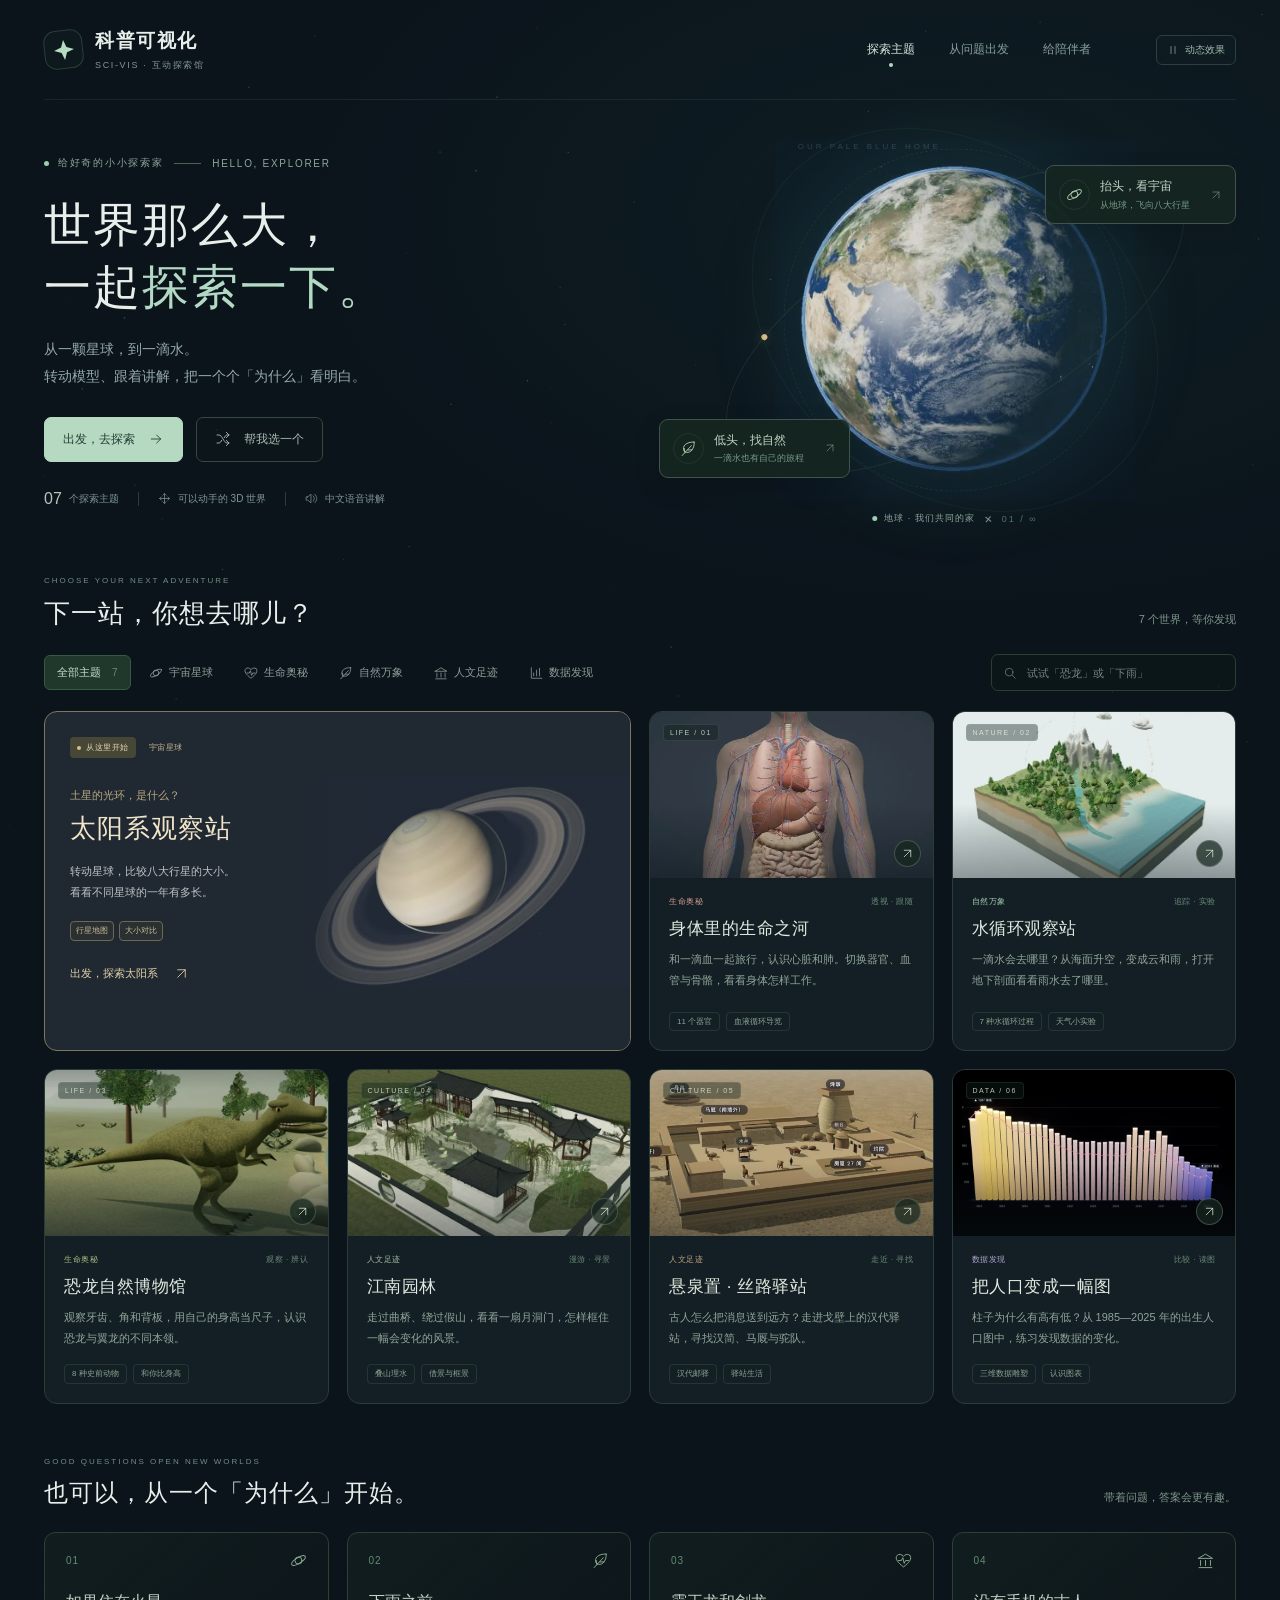
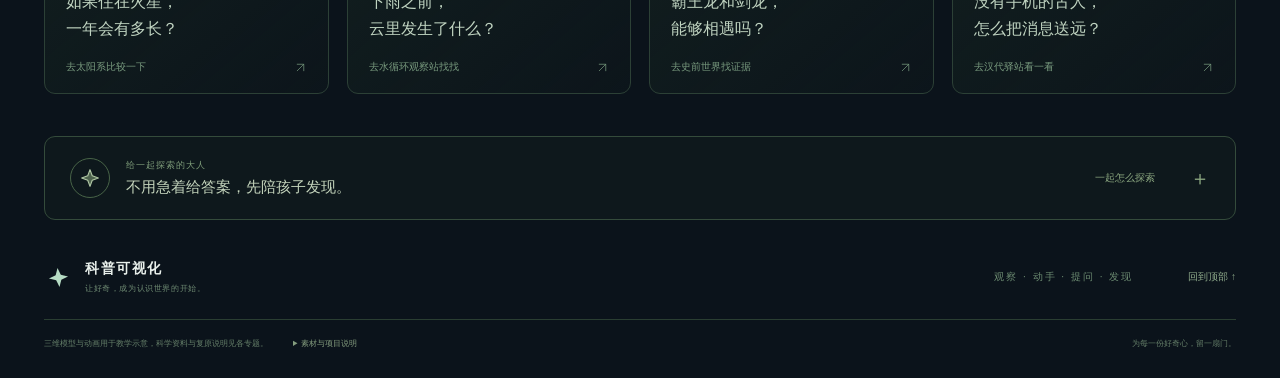
<file: index.html>
<!DOCTYPE html>
<html lang="zh-CN">
<head>
  <meta charset="UTF-8" />
  <meta name="viewport" content="width=device-width, initial-scale=1.0" />
  <meta name="theme-color" content="#0b131b" />
  <meta name="description" content="给好奇的小小探索家的互动科学馆。转动星球，走进恐龙世界，跟随一滴水旅行，在 7 个三维专题里动手观察、发现科学。" />
  <title>科普可视化 · 给好奇心一个目的地</title>
  <link rel="icon" type="image/svg+xml" href="data:image/svg+xml,%3Csvg xmlns='http://www.w3.org/2000/svg' viewBox='0 0 64 64'%3E%3Crect width='64' height='64' rx='16' fill='%230b131b'/%3E%3Cpath d='M32 10l6 16 16 6-16 6-6 16-6-16-16-6 16-6z' fill='%23a8d9c3'/%3E%3C/svg%3E" />
  <link rel="preload" as="image" href="src/home/previews/earth.webp" />
  <link rel="stylesheet" href="src/home/home.css?v=20261021.2" />
  <script src="src/home/home.js" defer></script>
</head>
<body>
  <a class="skip-link" href="#explore">跳到探索主题</a>
  <canvas id="stars" aria-hidden="true"></canvas>
  <svg class="icon-defs" xmlns="http://www.w3.org/2000/svg" aria-hidden="true"><defs>
    <symbol id="i-spark" viewBox="0 0 24 24"><path d="m12 2 2.7 7.3L22 12l-7.3 2.7L12 22l-2.7-7.3L2 12l7.3-2.7Z"/></symbol>
    <symbol id="i-arrow" viewBox="0 0 24 24"><path d="M5 12h14m-6-6 6 6-6 6"/></symbol>
    <symbol id="i-up-right" viewBox="0 0 24 24"><path d="M6 18 18 6M6 6h12v12"/></symbol>
    <symbol id="i-search" viewBox="0 0 24 24"><circle cx="10.5" cy="10.5" r="6.5"/><path d="m16 16 5 5"/></symbol>
    <symbol id="i-shuffle" viewBox="0 0 24 24"><path d="M3 6h3c5 0 7 12 12 12h3m-4-4 4 4-4 4M3 18h3c2 0 3-2 4-4m4-4c1-2 2-4 4-4h3m-4-4 4 4-4 4"/></symbol>
    <symbol id="i-orbit" viewBox="0 0 24 24"><circle cx="12" cy="12" r="5"/><ellipse cx="12" cy="12" rx="11" ry="4" transform="rotate(-32 12 12)"/></symbol>
    <symbol id="i-heart" viewBox="0 0 24 24"><path d="M20.8 4.7c-2.3-2.3-5.8-1.7-8.8 1.4C9 3 5.5 2.4 3.2 4.7-1 9 4 15 12 21c8-6 13-12 8.8-16.3Z"/><path d="M5 12h4l2-4 2 8 2-4h4"/></symbol>
    <symbol id="i-leaf" viewBox="0 0 24 24"><path d="M20 3C9 2 2 9 6 16c7 5 15-3 14-13ZM3 22 16 8M7 18l-1-6m5 2h6"/></symbol>
    <symbol id="i-landmark" viewBox="0 0 24 24"><path d="m2 9 10-6 10 6H2Zm3 3v7m7-7v7m7-7v7M3 22h18"/></symbol>
    <symbol id="i-chart" viewBox="0 0 24 24"><path d="M4 3v18h18M8 17v-5m5 5V7m5 10V4"/></symbol>
    <symbol id="i-drag" viewBox="0 0 24 24"><path d="M12 3v18M3 12h18m-6-6-3-3-3 3m6 12-3 3-3-3M6 9l-3 3 3 3m12-6 3 3-3 3"/></symbol>
    <symbol id="i-sound" viewBox="0 0 24 24"><path d="M5 9H2v6h3l6 5V4L5 9Zm10-2c3 3 3 7 0 10m3-13c5 5 5 11 0 16"/></symbol>
    <symbol id="i-play" viewBox="0 0 24 24"><path d="m8 4 12 8-12 8Z"/></symbol>
    <symbol id="i-pause" viewBox="0 0 24 24"><path d="M8 5v14m8-14v14"/></symbol>
  </defs></svg>

  <header class="site-header page-width">
    <a class="brand" href="./" aria-label="科普可视化首页"><span class="brand-mark"><svg><use href="#i-spark"/></svg></span><span>科普可视化<small>SCI-VIS · 互动探索馆</small></span></a>
    <nav class="main-nav" aria-label="首页导航"><a href="#explore" class="is-current">探索主题</a><a href="#questions">从问题出发</a><a href="#companion">给陪伴者</a></nav>
    <button class="motion-button" id="motionBtn" type="button" aria-pressed="false" aria-label="暂停动态效果"><svg class="icon"><use href="#i-pause"/></svg><span>动态效果</span></button>
  </header>

  <main class="page-width">
    <section class="hero" aria-labelledby="heroTitle">
      <div class="hero-copy">
        <p class="eyebrow"><span class="status-dot"></span> 给好奇的小小探索家 <span class="eyebrow-line"></span> HELLO, EXPLORER</p>
        <h1 id="heroTitle">世界那么大，<br/>一起<span class="hero-highlight">探索一下。</span></h1>
        <p class="hero-intro">从一颗星球，到一滴水。<br/>转动模型、跟着讲解，把一个个「为什么」看明白。</p>
        <div class="hero-actions"><a class="button button-primary" href="#explore">出发，去探索 <svg class="icon"><use href="#i-arrow"/></svg></a><button class="button button-secondary" id="surpriseBtn" type="button" hidden><svg class="icon"><use href="#i-shuffle"/></svg>帮我选一个</button></div>
        <div class="hero-features"><span><b>07</b> 个探索主题</span><span><svg class="icon"><use href="#i-drag"/></svg>可以动手的 3D 世界</span><span><svg class="icon"><use href="#i-sound"/></svg>中文语音讲解</span></div>
      </div>
      <div class="hero-world" aria-label="从我们的地球，发现更多探索方向">
        <span class="world-coordinate" aria-hidden="true">OUR PALE BLUE HOME</span>
        <div class="world-orbit orbit-one" aria-hidden="true"></div><div class="world-orbit orbit-two" aria-hidden="true"></div><div class="world-orbit orbit-three" aria-hidden="true"></div>
        <div class="earth-halo" aria-hidden="true"></div><img class="hero-earth" src="src/home/previews/earth.webp" width="420" height="420" alt="蓝色海洋、陆地和白色云层覆盖的地球三维模型" fetchpriority="high" />
        <a class="world-link world-space" href="src/solar-system/solar-system.html" data-topic-link="solar"><span class="world-link-icon"><svg class="icon"><use href="#i-orbit"/></svg></span><span>抬头，看宇宙<small>从地球，飞向八大行星</small></span><svg class="icon world-link-arrow"><use href="#i-up-right"/></svg></a>
        <a class="world-link world-nature" href="src/weather/weather.html" data-topic-link="weather"><span class="world-link-icon"><svg class="icon"><use href="#i-leaf"/></svg></span><span>低头，找自然<small>一滴水也有自己的旅程</small></span><svg class="icon world-link-arrow"><use href="#i-up-right"/></svg></a>
        <span class="world-caption"><span class="status-dot"></span> 地球 · 我们共同的家 <span>01 / ∞</span></span>
      </div>
    </section>

    <div class="recent-visit" id="recentVisit" hidden><span><span class="status-dot"></span> 上次打开</span><a id="recentLink" href="#explore"></a><button id="clearRecent" aria-label="清除上次打开的记录" type="button">×</button></div>

    <section class="explore-section" id="explore" aria-labelledby="exploreTitle">
      <div class="section-heading"><div><p class="eyebrow">CHOOSE YOUR NEXT ADVENTURE</p><h2 id="exploreTitle">下一站，你想去哪儿？</h2></div><span class="section-count" id="resultCount" aria-live="polite" aria-atomic="true">7 个世界，等你发现</span></div>
      <div class="explore-tools" id="exploreTools" hidden>
        <div class="category-list" role="group" aria-label="按探索主题筛选">
          <button type="button" data-filter="all" aria-pressed="true" class="is-active">全部主题 <span>7</span></button><button type="button" data-filter="space" aria-pressed="false"><svg class="icon"><use href="#i-orbit"/></svg>宇宙星球</button><button type="button" data-filter="life" aria-pressed="false"><svg class="icon"><use href="#i-heart"/></svg>生命奥秘</button><button type="button" data-filter="nature" aria-pressed="false"><svg class="icon"><use href="#i-leaf"/></svg>自然万象</button><button type="button" data-filter="culture" aria-pressed="false"><svg class="icon"><use href="#i-landmark"/></svg>人文足迹</button><button type="button" data-filter="data" aria-pressed="false"><svg class="icon"><use href="#i-chart"/></svg>数据发现</button>
        </div>
        <form class="topic-search" role="search" id="searchForm"><svg class="icon"><use href="#i-search"/></svg><label class="visually-hidden" for="topicSearch">搜索主题、事物或问题</label><input type="search" id="topicSearch" placeholder="试试「恐龙」或「下雨」" autocomplete="off" maxlength="80"/><button type="button" id="clearSearch" aria-label="清空搜索" hidden>×</button></form>
      </div>

      <div class="topic-grid" id="topicGrid">
        <a class="topic-card topic-featured" href="src/solar-system/solar-system.html" data-topic="solar" data-category="space" data-keywords="太阳系 太空 宇宙 行星 地球 月球 太阳 水星 金星 火星 木星 土星 天王星 海王星 卫星 自转 公转 一年 生日 星球 光环" aria-labelledby="solarTitle" style="--topic-accent:#d7b886">
          <div class="topic-visual visual-space"><img src="src/home/previews/solar.webp" width="760" height="430" alt="带有细密冰岩光环的土星三维模型" loading="lazy" decoding="async"/></div>
          <div class="topic-content"><div class="topic-meta"><span class="featured-badge"><span class="status-dot"></span>从这里开始</span><span class="topic-category">宇宙星球</span></div><p class="featured-question">土星的光环，是什么？</p><h3 id="solarTitle">太阳系观察站</h3><p class="topic-description">转动星球，比较八大行星的大小。<br/>看看不同星球的一年有多长。</p><div class="topic-tags"><span>行星地图</span><span>大小对比</span></div><span class="featured-cta">出发，探索太阳系 <svg class="icon"><use href="#i-up-right"/></svg></span></div>
        </a>
        <a class="topic-card" href="src/circulation/circulation.html" data-topic="circulation" data-category="life" data-keywords="人体 身体 器官 心脏 肺 血液 血管 循环 氧气 呼吸 血流 大脑 骨骼 动脉 静脉 生命" aria-labelledby="circulationTitle" style="--topic-accent:#d69c91">
          <div class="topic-visual visual-body"><img src="src/home/previews/circulation.webp" width="490" height="425" alt="显示心肺、消化器官与血管网络的人体参考解剖模型" loading="lazy" decoding="async"/><span class="visual-label">LIFE / 01</span><span class="visual-arrow"><svg class="icon"><use href="#i-up-right"/></svg></span></div>
          <div class="topic-content"><div class="topic-meta"><span class="topic-category">生命奥秘</span><span>透视 · 跟随</span></div><h3 id="circulationTitle">身体里的生命之河</h3><p class="topic-description">和一滴血一起旅行，认识心脏和肺。切换器官、血管与骨骼，看看身体怎样工作。</p><div class="topic-tags"><span>11 个器官</span><span>血液循环导览</span></div></div>
        </a>
        <a class="topic-card" href="src/weather/weather.html" data-topic="weather" data-category="nature" data-keywords="天气 下雨 降雨 暴雨 水汽 地下水 蒸发 凝结 雪山 河流 湖泊 大海 自然 水滴 太阳 日照" aria-labelledby="weatherTitle">
          <div class="topic-visual"><img src="src/home/previews/weather.webp" width="585" height="445" alt="雪山、森林、河流和地层组成的水循环微缩模型" loading="lazy" decoding="async"/><span class="visual-label">NATURE / 02</span><span class="visual-arrow"><svg class="icon"><use href="#i-up-right"/></svg></span></div>
          <div class="topic-content"><div class="topic-meta"><span class="topic-category">自然万象</span><span>追踪 · 实验</span></div><h3 id="weatherTitle">水循环观察站</h3><p class="topic-description">一滴水会去哪里？从海面升空，变成云和雨，打开地下剖面看看雨水去了哪里。</p><div class="topic-tags"><span>7 种水循环过程</span><span>天气小实验</span></div></div>
        </a>
        <a class="topic-card" href="src/dinosaur/dinosaur.html" data-topic="dinosaur" data-category="life" data-keywords="恐龙 霸王龙 三角龙 剑龙 甲龙 翼龙 史前 生命 动物 化石 灭绝 尾巴 牙齿 体型 身高 翅膀" aria-labelledby="dinosaurTitle" style="--topic-accent:#a9bd88">
          <div class="topic-visual"><img src="src/home/previews/dinosaur.webp" width="760" height="398" alt="站在史前河岸森林中的霸王龙形态复原模型" loading="lazy" decoding="async"/><span class="visual-label">LIFE / 03</span><span class="visual-arrow"><svg class="icon"><use href="#i-up-right"/></svg></span></div>
          <div class="topic-content"><div class="topic-meta"><span class="topic-category">生命奥秘</span><span>观察 · 辨认</span></div><h3 id="dinosaurTitle">恐龙自然博物馆</h3><p class="topic-description">观察牙齿、角和背板，用自己的身高当尺子，认识恐龙与翼龙的不同本领。</p><div class="topic-tags"><span>8 种史前动物</span><span>和你比身高</span></div></div>
        </a>
        <a class="topic-card" href="src/garden/garden.html" data-topic="garden" data-category="culture" data-keywords="园林 江南 古建筑 人文 文化 历史 六角亭 亭子 水榭 荷花 竹子 太湖石 假山 月洞门 窗 桥 松树 借景 框景" aria-labelledby="gardenTitle" style="--topic-accent:#a7bda4">
          <div class="topic-visual"><img src="src/home/previews/garden.webp" width="760" height="388" alt="粉墙黛瓦、亭台、曲桥和水池组成的江南园林模型" loading="lazy" decoding="async"/><span class="visual-label">CULTURE / 04</span><span class="visual-arrow"><svg class="icon"><use href="#i-up-right"/></svg></span></div>
          <div class="topic-content"><div class="topic-meta"><span class="topic-category">人文足迹</span><span>漫游 · 寻景</span></div><h3 id="gardenTitle">江南园林</h3><p class="topic-description">走过曲桥、绕过假山，看看一扇月洞门，怎样框住一幅会变化的风景。</p><div class="topic-tags"><span>叠山理水</span><span>借景与框景</span></div></div>
        </a>
        <a class="topic-card" href="src/xuanquan/xuanquan.html" data-topic="xuanquan" data-category="culture" data-keywords="悬泉置 敦煌 汉代 丝绸之路 丝路 古代 邮递 邮驿 驿站 人文 历史 汉简 骆驼 马匹 烽墩 驼队 送信 消息" aria-labelledby="xuanquanTitle" style="--topic-accent:#c6a27f">
          <div class="topic-visual"><img src="src/home/previews/xuanquan.webp" width="760" height="306" alt="戈壁上的汉代坞院、马厩、驿道与驼队示意模型" loading="lazy" decoding="async"/><span class="visual-label">CULTURE / 05</span><span class="visual-arrow"><svg class="icon"><use href="#i-up-right"/></svg></span></div>
          <div class="topic-content"><div class="topic-meta"><span class="topic-category">人文足迹</span><span>走近 · 寻找</span></div><h3 id="xuanquanTitle">悬泉置 · 丝路驿站</h3><p class="topic-description">古人怎么把消息送到远方？走进戈壁上的汉代驿站，寻找汉简、马厩与驼队。</p><div class="topic-tags"><span>汉代邮驿</span><span>驿站生活</span></div></div>
        </a>
        <a class="topic-card" href="src/birth/birth.html" data-topic="birth" data-category="data" data-keywords="人口 出生 数据 图表 柱状图 统计 变化 数学 出生率 年份 比较 趋势" aria-labelledby="birthTitle" style="--topic-accent:#b2a5d4">
          <div class="topic-visual visual-data"><img src="src/home/previews/birth.webp" width="760" height="332" alt="用三维柱状图和折线呈现不同年份的出生人口数据" loading="lazy" decoding="async"/><span class="visual-label">DATA / 06</span><span class="visual-arrow"><svg class="icon"><use href="#i-up-right"/></svg></span></div>
          <div class="topic-content"><div class="topic-meta"><span class="topic-category">数据发现</span><span>比较 · 读图</span></div><h3 id="birthTitle">把人口变成一幅图</h3><p class="topic-description">柱子为什么有高有低？从 1985—2025 年的出生人口图中，练习发现数据的变化。</p><div class="topic-tags"><span>三维数据雕塑</span><span>认识图表</span></div></div>
        </a>
      </div>
      <div class="empty-state" id="emptyState" hidden><svg class="icon"><use href="#i-search"/></svg><h3>这个问题，还在探索的路上。</h3><p>换一个词试试，或者回到全部主题，发现新的方向。</p><button class="button button-secondary" id="resetFilters" type="button">看看全部主题 <svg class="icon"><use href="#i-arrow"/></svg></button></div>
    </section>

    <section class="questions-section" id="questions" aria-labelledby="questionsTitle">
      <div class="section-heading"><div><p class="eyebrow">GOOD QUESTIONS OPEN NEW WORLDS</p><h2 id="questionsTitle">也可以，从一个「为什么」开始。</h2></div><span class="section-aside">带着问题，答案会更有趣。</span></div>
      <div class="question-grid">
        <a href="src/solar-system/solar-system.html" data-topic-link="solar"><span class="question-number">01 <svg class="icon"><use href="#i-orbit"/></svg></span><h3>如果住在火星，<br/>一年会有多长？</h3><span>去太阳系比较一下 <svg class="icon"><use href="#i-up-right"/></svg></span></a>
        <a href="src/weather/weather.html" data-topic-link="weather"><span class="question-number">02 <svg class="icon"><use href="#i-leaf"/></svg></span><h3>下雨之前，<br/>云里发生了什么？</h3><span>去水循环观察站找找 <svg class="icon"><use href="#i-up-right"/></svg></span></a>
        <a href="src/dinosaur/dinosaur.html" data-topic-link="dinosaur"><span class="question-number">03 <svg class="icon"><use href="#i-heart"/></svg></span><h3>霸王龙和剑龙，<br/>能够相遇吗？</h3><span>去史前世界找证据 <svg class="icon"><use href="#i-up-right"/></svg></span></a>
        <a href="src/xuanquan/xuanquan.html" data-topic-link="xuanquan"><span class="question-number">04 <svg class="icon"><use href="#i-landmark"/></svg></span><h3>没有手机的古人，<br/>怎么把消息送远？</h3><span>去汉代驿站看一看 <svg class="icon"><use href="#i-up-right"/></svg></span></a>
      </div>
    </section>

    <section class="companion-section" id="companion" aria-label="给一起探索的大人">
      <details id="companionDetails"><summary><span class="companion-mark"><svg class="icon"><use href="#i-spark"/></svg></span><span><small>给一起探索的大人</small><strong>不用急着给答案，先陪孩子发现。</strong></span><span class="companion-expand">一起怎么探索 <span>＋</span></span></summary><div class="companion-body"><div><b>01</b><h3>先问一个问题</h3><p>从孩子正在好奇的事出发，每次选一个主题就好。</p></div><div><b>02</b><h3>一起动手观察</h3><p>转一转模型、换个视角、试着改变条件，再听听讲解。</p></div><div><b>03</b><h3>说说自己的发现</h3><p>鼓励孩子用自己的话解释，也欢迎留下新的问题。</p></div></div></details>
    </section>
  </main>

  <footer class="site-footer page-width"><div class="footer-top"><a class="brand footer-brand" href="./"><span class="brand-mark"><svg><use href="#i-spark"/></svg></span><span>科普可视化<small>让好奇，成为认识世界的开始。</small></span></a><p>观察 · 动手 · 提问 · 发现</p><a href="#" class="back-to-top">回到顶部 ↑</a></div><div class="footer-bottom"><span>三维模型与动画用于教学示意，科学资料与复原说明见各专题。</span><details class="credits"><summary>素材与项目说明</summary><p>封面为本项目三维场景的实际画面。地球与行星地图：<a href="https://www.solarsystemscope.com/textures/" target="_blank" rel="noopener">Solar System Scope / INOVE</a>，<a href="https://creativecommons.org/licenses/by/4.0/" target="_blank" rel="noopener">CC BY 4.0</a>，含拼接、调色与补绘。人体参考模型：<a href="https://lifesciencedb.jp/bp3d/" target="_blank" rel="noopener">BodyParts3D © DBCLS</a>，CC BY 4.0，经 human-atlas 简化及本项目重新分组、调整材质。其他封面为本项目原创程序化场景；恐龙形态复原含推测，具体说明见专题。</p><a href="https://github.com/1990jtf/sci-vis" target="_blank" rel="noopener">查看项目源代码 ↗</a></details><span class="footer-note">为每一份好奇心，留一扇门。</span></div></footer>
  <dialog class="surprise-dialog" id="surpriseDialog" aria-labelledby="surpriseTitle"><button class="dialog-close" id="closeSurprise" aria-label="关闭探索推荐" type="button">×</button><p class="eyebrow"><svg class="icon"><use href="#i-shuffle"/></svg> 好奇心为你选中了</p><img id="surpriseImage" src="src/home/previews/solar.webp" width="760" height="430" alt=""/><h2 id="surpriseTitle">太阳系观察站</h2><p id="surpriseQuestion"></p><div class="surprise-actions"><button type="button" class="button button-secondary" id="reshuffleBtn">换个方向 <svg class="icon"><use href="#i-shuffle"/></svg></button><a class="button button-primary" href="src/solar-system/solar-system.html" id="surpriseLink">就去这里 <svg class="icon"><use href="#i-arrow"/></svg></a></div></dialog>
</body>
</html>
</file>
<file: src/home/home.css>
:root {
  color-scheme: dark;
  --bg: #0b131b;
  --panel: #111d27;
  --line: #22313a;
  --text: #e8efeb;
  --muted: #97a9ad;
  --faint: #71868d;
  --mint: #b2d9c3;
  --font: 'PingFang SC', 'Hiragino Sans GB', 'Microsoft YaHei', -apple-system, BlinkMacSystemFont, 'Segoe UI', sans-serif;
}
* { box-sizing: border-box; }
html { scroll-behavior: smooth; scroll-padding-top: 30px; }
body { margin: 0; background: var(--bg); color: var(--text); font-family: var(--font); -webkit-font-smoothing: antialiased; }
body::before { content: ''; position: absolute; inset: 0 0 auto; height: 780px; background: radial-gradient(ellipse at 76% 28%, #17373750, transparent 50%); pointer-events: none; }
h1, h2, h3, p { margin: 0; }
a { color: inherit; text-decoration: none; }
button, input { font: inherit; }
button { cursor: pointer; }
button, a, input, summary { -webkit-tap-highlight-color: transparent; touch-action: manipulation; }
button:focus-visible, a:focus-visible, input:focus-visible, summary:focus-visible { outline: 2px solid var(--mint); outline-offset: 5px; }
button:disabled { cursor: default; }
[hidden] { display: none !important; }
.icon-defs { position: absolute; width: 0; height: 0; overflow: hidden; }
.icon { width: 20px; height: 20px; display: inline-block; flex-shrink: 0; fill: none; stroke: currentColor; stroke-width: 1.35; stroke-linecap: round; stroke-linejoin: round; }
.page-width { width: min(1320px, calc(100% - 88px)); margin-inline: auto; position: relative; }
.visually-hidden { position: absolute; width: 1px; height: 1px; padding: 0; margin: -1px; overflow: hidden; clip-path: inset(50%); white-space: nowrap; border: 0; }
.skip-link { position: fixed; left: 20px; top: -80px; z-index: 100; padding: 12px 20px; color: var(--bg); background: var(--mint); border-radius: 8px; opacity: 0; pointer-events: none; }
.skip-link:focus { top: 16px; opacity: 1; pointer-events: auto; }
#stars { position: fixed; inset: 0; width: 100%; height: 100%; pointer-events: none; opacity: .6; }
.site-header { height: 100px; display: flex; align-items: center; border-bottom: 1px solid #24343b99; }
.brand { display: inline-flex; align-items: center; gap: 12px; font-size: 19px; font-weight: 600; letter-spacing: 1.5px; }
.brand-mark { display: flex; align-items: center; justify-content: center; height: 39px; width: 39px; border: 1px solid #5f897655; border-radius: 12px; color: #b6dcc4; background: #223d332b; transform: rotate(-6deg); }
.brand-mark svg { width: 24px; height: 24px; fill: currentColor; }
.brand small { display: block; font-size: 9px; font-weight: 400; color: #809993; letter-spacing: 1.65px; margin-top: 5px; }
.main-nav { display: flex; align-items: center; gap: 34px; margin-left: auto; margin-right: 65px; font-size: 12px; color: #879e9c; }
.main-nav a { position: relative; padding: 10px 0; transition: color .2s; }
.main-nav a:hover, .main-nav .is-current { color: #d6e5db; }
.main-nav .is-current::after { content: ''; position: absolute; bottom: 1px; left: calc(50% - 2px); width: 4px; height: 4px; border-radius: 50%; background: var(--mint); }
.motion-button { display: inline-flex; gap: 6px; align-items: center; border: 1px solid #2b403f; background: #182c282f; padding: 7px 10px; border-radius: 6px; color: #9eb9ac; font-size: 10px; }
.motion-button .icon { width: 12px; height: 12px; }
.motion-button:hover { background: #29443b4d; }
.hero { display: grid; grid-template-columns: 1.05fr 1fr; align-items: center; gap: 40px; min-height: 455px; padding: 38px 0 29px; }
.eyebrow { display: flex; align-items: center; gap: 9px; color: #8ca99b; font-size: 10px; font-weight: 500; letter-spacing: 1.7px; }
.status-dot { display: inline-block; width: 5px; height: 5px; border-radius: 50%; background: #9dcdb3; flex-shrink: 0; }
.eyebrow-line { width: 27px; height: 1px; background: #486459; margin-inline: 2px; }
h1 { font-size: clamp(39px, 3.7vw, 59px); font-weight: 550; line-height: 1.3; letter-spacing: 2px; margin-top: 24px; }
.hero-highlight { color: var(--mint); }
.hero-intro { font-size: 14px; line-height: 1.9; color: #94aaab; margin-top: 19px; }
.hero-actions { display: flex; align-items: center; gap: 13px; margin-top: 27px; }
.button { display: inline-flex; justify-content: center; align-items: center; gap: 13px; border: 1px solid transparent; border-radius: 7px; padding: 13px 18px; font-size: 12px; font-weight: 500; transition: background .2s, border-color .2s, transform .2s; }
.button .icon { width: 16px; height: 16px; }
.button-primary { background: #b6d9c2; border-color: #b6d9c2; color: #243d33; }
.button-primary:hover { background: #cde7d7; border-color: #cde7d7; transform: translateY(-2px); }
.button-secondary { background: #14231d2b; color: #a9bcb3; border-color: #344a41; }
.button-secondary:hover { background: #21382d8f; border-color: #5f7f6a; }
.hero-features { display: flex; align-items: center; gap: 19px; margin-top: 28px; color: #7f9794; font-size: 10px; }
.hero-features > span { display: inline-flex; align-items: center; gap: 7px; }
.hero-features > span + span { border-left: 1px solid #2a3e39; padding-left: 19px; }
.hero-features b { color: #b2c6bb; font-size: 16px; font-weight: 400; font-variant-numeric: tabular-nums; }
.hero-features .icon { width: 13px; height: 13px; }
.hero-world { position: relative; height: 388px; min-width: 0; }
.world-coordinate { position: absolute; top: 4px; left: 22%; color: #6d949152; letter-spacing: 3px; font-size: 8px; }
.hero-earth { position: absolute; width: 360px; height: 360px; object-fit: contain; left: 50%; top: 47%; transform: translate(-50%, -50%); mix-blend-mode: screen; animation: earth-float 9s ease-in-out infinite; z-index: 2; pointer-events: none; }
.earth-halo { position: absolute; width: 300px; height: 300px; left: 50%; top: 47%; transform: translate(-50%, -50%); background: #427b7925; box-shadow: 0 0 70px 30px #3b7e7829; border-radius: 50%; z-index: -1; }
.world-orbit { position: absolute; left: 50%; top: 47%; border: 1px solid #42675b42; border-radius: 50%; pointer-events: none; }
.orbit-one { width: 510px; height: 215px; transform: translate(-50%, -50%) rotate(-29deg); }
.orbit-two { width: 440px; height: 345px; transform: translate(-50%, -50%) rotate(38deg); border-color: #42675b25; }
.orbit-three { width: 343px; height: 343px; transform: translate(-50%, -50%); border-style: dashed; border-color: #54877b27; }
.orbit-one::before { content: ''; width: 6px; height: 6px; position: absolute; left: 15%; top: 12%; background: #d8ba84; border-radius: 50%; box-shadow: 0 0 12px #d8ba8466; }
.orbit-two::after { content: '+'; color: #749388; font-size: 15px; position: absolute; right: 15%; bottom: 8%; }
.world-link { position: absolute; display: flex; align-items: center; gap: 10px; border: 1px solid #40534d; border-radius: 9px; background: #152620e8; padding: 12px 13px; z-index: 3; box-shadow: 0 9px 26px #0002; transition: border-color .25s, transform .25s, background .25s; }
.world-link:hover { border-color: #82ad92; transform: translateY(-4px); background: #243e30; }
.world-link > span:nth-child(2) { font-size: 12px; color: #c3d4c7; line-height: 1.4; }
.world-link small { display: block; font-size: 9px; color: #789a89; margin-top: 4px; }
.world-link-icon { width: 31px; height: 31px; border: 1px solid #4a645346; border-radius: 50%; display: flex; align-items: center; justify-content: center; color: #a5c8aa; }
.world-link-icon .icon { width: 17px; height: 17px; }
.world-link .world-link-arrow { width: 12px; height: 12px; color: #71977a; margin-left: 10px; }
.world-space { right: 0; top: 27px; }
.world-nature { left: -15px; bottom: 48px; }
.world-caption { position: absolute; left: 50%; bottom: 1px; transform: translateX(-50%); white-space: nowrap; font-size: 9px; letter-spacing: 1px; color: #8ca69b; display: flex; align-items: center; gap: 7px; }
.world-caption > span:last-child { color: #4e7467; margin-left: 20px; letter-spacing: 2px; }
.recent-visit { display: flex; align-items: center; gap: 20px; border: 1px solid #344b40; background: #1a2d2366; padding: 10px 14px; border-radius: 8px; margin-bottom: 26px; font-size: 11px; color: #91ad99; }
.recent-visit > span { display: flex; gap: 8px; align-items: center; }
.recent-visit a { color: #bcd9c2; text-decoration: underline; text-underline-offset: 4px; }
.recent-visit button { margin-left: auto; border: 0; background: transparent; font-size: 18px; color: #829c87; padding: 0 4px; }
.explore-section { padding-top: 21px; }
.section-heading { display: flex; justify-content: space-between; align-items: flex-end; gap: 20px; margin-bottom: 23px; }
.section-heading .eyebrow { font-size: 8px; letter-spacing: 2px; color: #718f81; margin-bottom: 10px; }
.section-heading h2 { font-size: 26px; font-weight: 500; letter-spacing: 1px; line-height: 1.4; }
.section-count, .section-aside { font-size: 11px; color: #7f978b; padding-bottom: 4px; flex-shrink: 0; }
.explore-tools { display: flex; align-items: center; justify-content: space-between; gap: 15px; margin-bottom: 20px; }
.category-list { display: flex; gap: 5px; }
.category-list button { display: inline-flex; align-items: center; gap: 6px; border: 1px solid transparent; color: #8b9f98; background: transparent; border-radius: 6px; padding: 9px 12px; font-size: 11px; white-space: nowrap; transition: border-color .2s, background .2s, color .2s; }
.category-list button span { color: #668674; margin-left: 5px; font-size: 10px; }
.category-list .icon { width: 14px; height: 14px; }
.category-list button:hover { background: #182b2366; color: #c2d5c8; }
.category-list .is-active { background: #20382c; border-color: #385945; color: #c5ddc9; }
.topic-search { display: flex; align-items: center; gap: 8px; min-width: 210px; width: 245px; border: 1px solid #293e35; border-radius: 7px; padding: 0 11px; color: #688675; background: #1020194d; }
.topic-search:focus-within { border-color: #81a78c; }
.topic-search > .icon { width: 14px; height: 14px; }
.topic-search input { width: 100%; min-width: 0; height: 35px; border: 0; background: transparent; color: #c5d9cb; font-size: 11px; outline: none; appearance: none; }
.topic-search input:focus-visible { outline: none; }
.topic-search input::placeholder { color: #71867d; }
.topic-search input::-webkit-search-cancel-button { display: none; }
.topic-search button { border: 0; background: transparent; color: #a3bfa9; font-size: 19px; padding: 0 1px; }
.topic-grid { display: grid; grid-template-columns: repeat(4, minmax(0, 1fr)); gap: 18px; }
.topic-card { --topic-accent: #a9cfb5; position: relative; border-radius: 13px; border: 1px solid #293c36; background: #131f24; overflow: hidden; display: flex; flex-direction: column; min-width: 0; transition: transform .25s, border-color .25s, box-shadow .25s; }
.topic-card:hover { transform: translateY(-5px); border-color: #607e68; box-shadow: 0 15px 30px #0002; }
.topic-visual { position: relative; height: 166px; background: #1e3029; overflow: hidden; flex-shrink: 0; }
.topic-visual img { width: 100%; height: 100%; object-fit: cover; display: block; transition: transform .65s cubic-bezier(.2,.7,.3,1); }
.topic-card:hover .topic-visual img { transform: scale(1.045); }
.topic-visual::after { content: ''; position: absolute; inset: 55% 0 0; background: linear-gradient(transparent, #0c151d65); pointer-events: none; }
.visual-space, .visual-data { background: #000; }
.visual-space img { object-fit: contain; padding: 1px; }
.visual-body img { object-position: 50% 36%; }
.visual-data img { object-fit: contain; padding: 9px; }
.visual-label { position: absolute; z-index: 1; top: 12px; left: 13px; font-size: 7px; letter-spacing: 1.5px; color: #e9f1e2cb; background: #0f201b65; border: 1px solid #b1c9b61f; border-radius: 4px; padding: 4px 6px; }
.visual-arrow { position: absolute; z-index: 1; right: 12px; bottom: 11px; display: flex; align-items: center; justify-content: center; width: 27px; height: 27px; border-radius: 50%; color: #e0eddb; background: #16271fba; border: 1px solid #a4b7a04d; transition: background .2s, transform .2s; }
.visual-arrow .icon { width: 13px; height: 13px; }
.topic-card:hover .visual-arrow { transform: rotate(8deg); background: #47694f; }
.topic-content { padding: 18px 19px 19px; display: flex; flex-direction: column; flex: 1; }
.topic-meta { display: flex; align-items: center; justify-content: space-between; gap: 10px; font-size: 8px; color: #6d8b7b; margin-bottom: 10px; letter-spacing: .5px; }
.topic-category { color: var(--topic-accent); }
.topic-card h3 { font-size: 17px; font-weight: 500; letter-spacing: .5px; color: #e0e9df; margin-bottom: 9px; }
.topic-description { font-size: 11px; line-height: 1.85; color: #91a59a; min-height: 40px; }
.topic-tags { display: flex; gap: 6px; flex-wrap: wrap; margin-top: auto; padding-top: 16px; }
.topic-tags > span { border: 1px solid #34503b80; border-radius: 4px; color: #8da491; padding: 4px 7px; font-size: 8px; line-height: 1.2; }
.topic-featured { grid-column: span 2; background: #202831; border-color: #7e775b; color: #dfd4ba; isolation: isolate; min-height: 340px; }
.topic-featured:hover { border-color: #b9a87b; }
.topic-featured .topic-visual { position: absolute; inset: 0 0 0 auto; height: 100%; width: 61%; background: #202831; z-index: -1; }
.topic-featured .topic-visual img { object-fit: contain; mix-blend-mode: screen; transform: scale(1.06); }
.topic-featured:hover .topic-visual img { transform: scale(1.11); }
.topic-featured .topic-visual::after { inset: 0; background: linear-gradient(90deg, #202831 0%, #20283144 20%, transparent 40%); }
.topic-featured .topic-content { width: 52%; padding: 25px 0 25px 25px; }
.topic-featured .topic-meta { justify-content: flex-start; gap: 13px; color: #bcae8c; font-size: 8px; }
.featured-badge { display: flex; align-items: center; gap: 5px; background: #474737; padding: 5px 7px; border-radius: 4px; color: #ecdbb1; }
.featured-badge .status-dot { width: 4px; height: 4px; background: #d6bf80; }
.topic-featured .topic-category { color: #c6b995; }
.featured-question { font-size: 11px; color: #b7a883; margin-top: 20px; margin-bottom: 8px; }
.topic-featured h3 { font-size: 26px; font-weight: 550; color: #f0e5ca; letter-spacing: 1px; margin-bottom: 15px; }
.topic-featured .topic-description { color: #bdc4c7; font-size: 11px; line-height: 1.9; }
.topic-featured .topic-tags { margin-top: 5px; padding-top: 13px; padding-right: 0; gap: 5px; }
.topic-featured .topic-tags > span { font-size: 8px; color: #cabc98; border-color: #6c6952; background: #53513b33; padding: 4px 5px; }
.featured-cta { display: flex; align-items: center; gap: 16px; color: #e3d3a8; font-size: 11px; margin-top: 25px; }
.featured-cta .icon { width: 15px; height: 15px; }
.topic-grid.is-filtered { grid-template-columns: repeat(3, minmax(0, 1fr)); }
.topic-grid.is-filtered .topic-featured { grid-column: span 1; }
.topic-grid.is-filtered .topic-featured .topic-content { width: 60%; padding-left: 20px; }
.topic-grid.is-filtered .topic-featured .topic-visual { width: 68%; opacity: .7; }
.topic-grid.is-filtered .topic-featured h3 { font-size: 23px; }
.topic-grid.is-filtered .topic-featured .featured-question { margin-top: 12px; }
.empty-state { text-align: center; padding: 55px 20px 60px; border: 1px dashed #3b5445; border-radius: 13px; background: #15271e38; }
.empty-state > .icon { width: 28px; height: 28px; color: #739881; margin-bottom: 18px; }
.empty-state h3 { font-size: 20px; font-weight: 500; }
.empty-state p { color: #849f8e; font-size: 12px; line-height: 1.9; margin: 13px 0 24px; }
.questions-section { padding-top: 53px; }
.questions-section .section-heading h2 { font-size: 24px; }
.question-grid { display: grid; grid-template-columns: repeat(4, minmax(0, 1fr)); gap: 18px; }
.question-grid a { min-width: 0; padding: 19px 21px; border: 1px solid #2c4036; border-radius: 11px; background: linear-gradient(140deg, #1b2e2466, #17251e22); transition: background .2s, border-color .2s; }
.question-grid a:hover { border-color: #658270; background: #213a2b70; }
.question-number { display: flex; justify-content: space-between; align-items: center; font-size: 10px; letter-spacing: 1px; color: #668c73; }
.question-number .icon { width: 17px; height: 17px; color: #8caa91; }
.question-grid h3 { font-size: 16px; font-weight: 400; line-height: 1.65; margin: 20px 0 18px; color: #c0d4c1; }
.question-grid a > span:last-child { display: flex; align-items: center; justify-content: space-between; color: #799b7f; font-size: 10px; }
.question-grid a > span:last-child .icon { width: 13px; height: 13px; }
.companion-section { margin: 42px 0 0; border: 1px solid #344b3b; border-radius: 11px; background: #1d302337; }
.companion-section summary { list-style: none; cursor: pointer; padding: 21px 25px; display: flex; align-items: center; gap: 16px; }
.companion-section summary::-webkit-details-marker { display: none; }
.companion-mark { display: flex; align-items: center; justify-content: center; width: 40px; height: 40px; border: 1px solid #486448; border-radius: 50%; color: #b2c9a6; }
.companion-mark .icon { width: 20px; height: 20px; fill: #8cab8080; }
.companion-section summary small { display: block; font-size: 9px; color: #7e9c7a; margin-bottom: 6px; letter-spacing: 1px; }
.companion-section summary strong { display: block; font-weight: 400; font-size: 15px; color: #c5d5bd; }
.companion-expand { margin-left: auto; display: flex; align-items: center; gap: 35px; font-size: 10px; color: #8da982; white-space: nowrap; }
.companion-expand span { font-size: 20px; font-weight: 300; transition: transform .25s; }
.companion-section details[open] .companion-expand span { transform: rotate(45deg); }
.companion-body { border-top: 1px solid #344b3b; padding: 23px 26px; display: grid; grid-template-columns: repeat(3, minmax(0, 1fr)); gap: 30px; }
.companion-body b { color: #73986a; font-size: 10px; font-weight: 400; }
.companion-body h3 { margin: 8px 0; font-size: 14px; font-weight: 400; color: #bdd1b4; }
.companion-body p { color: #829d7c; font-size: 11px; line-height: 1.9; }
.site-footer { padding: 40px 0 27px; }
.footer-top { display: flex; align-items: center; padding-bottom: 25px; border-bottom: 1px solid #2a3e32; gap: 20px; }
.footer-brand { font-size: 14px; }
.footer-brand .brand-mark { width: 29px; height: 29px; border: none; background: transparent; }
.footer-brand .brand-mark svg { width: 23px; height: 23px; }
.footer-brand small { font-size: 8px; letter-spacing: .6px; color: #6f8b73; }
.footer-top p { margin-left: auto; font-size: 10px; color: #6c8b71; letter-spacing: 2px; }
.back-to-top { font-size: 10px; color: #91ad8c; margin-left: 35px; }
.back-to-top:hover { color: #d2e3c9; }
.footer-bottom { display: flex; align-items: flex-start; gap: 25px; padding-top: 17px; font-size: 8px; color: #657f69; line-height: 1.8; }
.footer-note { margin-left: auto; flex-shrink: 0; }
.credits { max-width: 420px; }
.credits summary { cursor: pointer; color: #849d7e; }
.credits p { margin: 8px 0; line-height: 1.9; }
.credits a { color: #a0b896; text-decoration: underline; text-underline-offset: 3px; }
.surprise-dialog { color: var(--text); background: #14221d; border: 1px solid #4a6951; border-radius: 16px; width: min(460px, calc(100% - 36px)); padding: 27px; box-shadow: 0 30px 100px #0008; }
.surprise-dialog::backdrop { background: #050d14cc; backdrop-filter: blur(6px); }
.dialog-close { position: absolute; top: 13px; right: 15px; width: 25px; height: 25px; border: 0; border-radius: 50%; background: #2e45384d; color: #9ab89a; font-size: 19px; }
.surprise-dialog > .eyebrow { font-size: 9px; letter-spacing: 1px; padding-right: 24px; }
.surprise-dialog > .eyebrow .icon { width: 15px; height: 15px; }
.surprise-dialog > img { display: block; margin: 22px 0 20px; width: 100%; height: 190px; object-fit: cover; border-radius: 9px; background: #090f13; }
.surprise-dialog h2 { font-size: 24px; font-weight: 500; }
.surprise-dialog > p:not(.eyebrow) { font-size: 13px; color: #97b29c; line-height: 1.9; margin: 13px 0 22px; }
.surprise-actions { display: flex; gap: 10px; }
.surprise-actions .button { flex: 1; font-size: 11px; padding-inline: 10px; gap: 9px; }
.motion-paused *, .motion-paused *::before, .motion-paused *::after { animation-play-state: paused !important; }
@keyframes earth-float { 0%, 100% { transform: translate(-50%, -50%); } 50% { transform: translate(-50%, calc(-50% - 7px)); } }
@media (min-width: 1650px) { .hero { min-height: 472px; } .hero-world { height: 400px; } .hero-earth { width: 385px; height: 385px; } .topic-visual { height: 180px; } .topic-content { padding: 20px 21px; } .topic-card h3 { font-size: 18px; } .topic-description { font-size: 12px; } .topic-tags > span { font-size: 9px; } .topic-featured .topic-content { padding: 27px 0 27px 27px; } .topic-featured .topic-description { font-size: 12px; } .topic-featured h3 { font-size: 28px; } }
@media (max-width: 1200px) { .page-width { width: calc(100% - 56px); } .main-nav { margin-right: 35px; gap: 23px; } .hero { gap: 30px; min-height: 430px; } h1 { font-size: 47px; } .hero-world { height: 360px; } .hero-earth { width: 330px; height: 330px; } .orbit-one { width: 420px; height: 190px; } .orbit-two { width: 370px; height: 300px; } .orbit-three { width: 305px; height: 305px; } .world-space { right: -5px; top: 12px; } .world-nature { left: -2px; bottom: 38px; } .world-link { padding: 10px; gap: 8px; } .world-link .world-link-arrow { margin-left: 2px; } .hero-features { gap: 10px; font-size: 9px; } .hero-features > span + span { padding-left: 10px; } .topic-grid { gap: 14px; } .topic-content { padding: 16px; } .topic-card h3 { font-size: 16px; } .topic-featured h3 { font-size: 24px; } .topic-featured .topic-content { padding-left: 20px; width: 55%; } .topic-featured .topic-visual { width: 60%; } .topic-featured .topic-description { font-size: 10px; } .category-list { gap: 1px; } .category-list button { padding: 8px 9px; font-size: 10px; } .category-list .icon { width: 12px; height: 12px; } .topic-search { min-width: 190px; width: 210px; } .topic-visual { height: 145px; } .question-grid { gap: 14px; } .question-grid a { padding: 17px; } .question-grid h3 { font-size: 15px; } .question-grid a > span:last-child { font-size: 9px; } }
@media (max-width: 1000px) { .hero { grid-template-columns: 1.15fr 1fr; gap: 15px; min-height: 417px; } h1 { font-size: 42px; letter-spacing: 1px; } .hero-copy > .eyebrow { font-size: 9px; letter-spacing: 1px; gap: 7px; } .hero-copy .eyebrow-line { display: none; } .hero-intro { font-size: 12px; } .hero-actions { gap: 9px; } .button { padding: 12px 14px; font-size: 11px; gap: 9px; } .hero-features { gap: 12px; flex-wrap: wrap; } .hero-features > span + span { border: 0; padding-left: 0; } .hero-earth { width: 290px; height: 290px; } .earth-halo { width: 230px; height: 230px; } .orbit-one { width: 345px; height: 180px; } .orbit-two { width: 305px; height: 280px; } .orbit-three { width: 270px; height: 270px; } .world-link > span:nth-child(2) { font-size: 10px; } .world-link small { font-size: 8px; } .world-link-icon { width: 24px; height: 24px; } .world-link { padding: 8px; } .world-space { top: 20px; } .world-nature { bottom: 46px; left: 0; } .world-link .world-link-arrow { display: none; } .world-coordinate { font-size: 7px; left: 8%; } .topic-grid { grid-template-columns: repeat(3, minmax(0, 1fr)); } .topic-featured { grid-column: span 2; } .topic-card:last-child { grid-column: span 2; display: grid; grid-template-columns: 1fr 1fr; } .topic-card:last-child .topic-visual { height: 100%; min-height: 205px; } .topic-card:last-child .topic-content { justify-content: center; } .topic-grid.is-filtered .topic-card:last-child { grid-column: span 1; display: flex; } .topic-grid.is-filtered .topic-card:last-child .topic-visual { height: 145px; min-height: 0; } .topic-visual { height: 160px; } .explore-tools { flex-wrap: wrap; } .category-list { gap: 5px; } .category-list button { font-size: 11px; padding: 8px 10px; } .topic-search { width: 100%; } .question-grid { grid-template-columns: repeat(2, minmax(0, 1fr)); } .question-grid a { padding: 20px; } .question-grid h3 { margin: 14px 0; } .question-grid a > span:last-child { font-size: 11px; } .footer-note { display: none; } .footer-bottom { justify-content: space-between; } .footer-bottom > span:first-child { max-width: 60%; } }
@media (max-width: 760px) { .page-width { width: calc(100% - 36px); } .site-header { height: 81px; } .brand { font-size: 17px; gap: 9px; } .brand-mark { width: 33px; height: 33px; border-radius: 10px; } .brand-mark svg { width: 21px; height: 21px; } .brand small { font-size: 8px; letter-spacing: 1px; } .main-nav { gap: 17px; margin-right: 0; margin-left: auto; font-size: 11px; } .main-nav a:last-child { display: none; } .motion-button { margin-left: 20px; padding: 7px; } .motion-button span { display: none; } .hero { min-height: 0; padding: 35px 0 24px; grid-template-columns: 1fr 1fr; gap: 0; } .hero-copy { position: relative; z-index: 4; } .hero-copy > .eyebrow { font-size: 8px; letter-spacing: 1px; white-space: nowrap; } .hero-copy > .eyebrow > .eyebrow-line { display: inline-block; width: 15px; } h1 { font-size: 35px; margin-top: 22px; white-space: nowrap; } .hero-intro { font-size: 11px; margin-top: 15px; } .hero-intro br { display: none; } .hero-actions { margin-top: 23px; gap: 8px; } .hero-actions .button { padding: 10px; font-size: 10px; gap: 7px; } .hero-actions .button .icon { width: 13px; height: 13px; } .hero-features { font-size: 8px; gap: 10px; margin-top: 22px; } .hero-features > span:nth-child(2) { display: none; } .hero-world { height: 290px; } .hero-earth { width: 245px; height: 245px; left: 57%; } .earth-halo { width: 200px; height: 200px; left: 57%; } .world-orbit { left: 57%; } .orbit-one { width: 300px; height: 158px; } .orbit-two { width: 250px; height: 250px; } .orbit-three { width: 235px; height: 235px; } .world-coordinate { display: none; } .world-space { right: -3px; top: 4px; } .world-link { padding: 7px 8px; gap: 7px; } .world-link small, .world-link-icon { display: none; } .world-link > span:nth-child(2) { font-size: 9px; } .world-nature { left: auto; right: 8px; bottom: 16px; } .world-caption { display: none; } .explore-section { padding-top: 20px; } .section-heading { margin-bottom: 18px; } .section-heading h2 { font-size: 23px; } .section-heading .eyebrow { font-size: 7px; letter-spacing: 1.5px; } .section-count { font-size: 10px; } .category-list { width: 100%; overflow-x: auto; scrollbar-width: none; padding: 3px 1px 7px; } .category-list::-webkit-scrollbar { display: none; } .category-list button { font-size: 10px; padding: 8px 11px; } .explore-tools { gap: 8px; margin-bottom: 17px; } .topic-search { width: 100%; } .topic-grid, .topic-grid.is-filtered { grid-template-columns: repeat(2, minmax(0, 1fr)); gap: 13px; } .topic-featured { grid-column: span 2; min-height: 285px; } .topic-featured .topic-content { width: 53%; padding: 22px; } .topic-featured .topic-visual { width: 59%; } .topic-featured h3 { font-size: 27px; } .topic-featured .topic-description { font-size: 11px; } .featured-question { margin-top: 14px; } .featured-cta { margin-top: 18px; } .topic-featured .topic-tags { margin-top: 0; } .topic-card:last-child { grid-column: auto; display: flex; } .topic-card:last-child .topic-visual, .topic-grid.is-filtered .topic-card:last-child .topic-visual { height: 166px; min-height: 0; } .topic-visual { height: 166px; } .topic-content { padding: 17px; } .topic-card h3 { font-size: 17px; } .topic-meta { font-size: 8px; } .topic-description { font-size: 11px; } .topic-grid.is-filtered .topic-featured { grid-column: span 2; min-height: 285px; } .topic-grid.is-filtered .topic-featured .topic-content { width: 53%; padding: 22px; } .topic-grid.is-filtered .topic-featured .topic-visual { width: 59%; opacity: 1; } .questions-section { padding-top: 38px; } .questions-section .section-heading h2 { font-size: 21px; } .section-aside { display: none; } .question-grid { gap: 13px; } .question-grid h3 { font-size: 15px; } .question-grid a > span:last-child { font-size: 10px; } .companion-section { margin-top: 27px; } .companion-section summary { padding: 18px; gap: 12px; } .companion-section summary strong { font-size: 13px; } .companion-expand { font-size: 0; gap: 0; } .companion-expand span { font-size: 20px; } .companion-body { grid-template-columns: 1fr; gap: 20px; padding: 21px; } .companion-body div { position: relative; padding-left: 32px; } .companion-body b { position: absolute; top: 10px; left: 0; } .companion-body p { font-size: 12px; } .site-footer { padding-top: 28px; } .footer-top p { display: none; } .back-to-top { margin-left: auto; } .footer-bottom { gap: 18px; font-size: 8px; } }
@media (max-width: 520px) { .page-width { width: calc(100% - 30px); } .site-header { height: 76px; } .main-nav { display: none; } .motion-button { margin-left: auto; } .motion-button span { display: inline; font-size: 9px; } .hero { display: flex; flex-direction: column; padding: 30px 0 24px; } .hero-copy { align-self: stretch; } .hero-copy > .eyebrow { font-size: 8px; } h1 { font-size: 38px; letter-spacing: 1px; margin-top: 21px; } .hero-intro { font-size: 12px; max-width: 310px; margin-top: 17px; line-height: 1.85; } .hero-intro br { display: inline; } .hero-actions { margin-top: 22px; gap: 10px; } .hero-actions .button { padding: 12px 16px; font-size: 11px; gap: 12px; } .hero-features { font-size: 9px; gap: 17px; margin-top: 21px; } .hero-features b { font-size: 15px; } .hero-world { width: 100%; height: 255px; margin-top: 10px; } .hero-earth { width: 266px; height: 266px; top: 50%; left: 50%; } .earth-halo { width: 195px; height: 195px; top: 50%; left: 50%; } .world-orbit { top: 50%; left: 50%; } .orbit-one { width: 322px; height: 162px; } .orbit-two { width: 280px; height: 215px; } .orbit-three { width: 243px; height: 243px; } .world-space { right: 1px; top: 10px; } .world-nature { left: 0; right: auto; bottom: 19px; } .world-link { padding: 8px 9px; gap: 7px; } .world-link > span:nth-child(2) { font-size: 10px; } .world-link-icon { display: flex; width: 23px; height: 23px; } .world-link-icon .icon { width: 14px; height: 14px; } .explore-section { padding-top: 10px; } .section-heading { gap: 10px; } .section-heading h2 { font-size: 21px; letter-spacing: .3px; } .section-heading .eyebrow { font-size: 6px; letter-spacing: 1.3px; margin-bottom: 8px; } .section-count { font-size: 8px; padding-bottom: 4px; } .explore-tools { margin-bottom: 13px; } .category-list { gap: 3px; } .category-list button { padding: 8px 10px; font-size: 10px; } .topic-grid, .topic-grid.is-filtered { gap: 12px; } .topic-featured, .topic-grid.is-filtered .topic-featured { min-height: 270px; } .topic-featured .topic-content, .topic-grid.is-filtered .topic-featured .topic-content { width: 65%; padding: 19px 0 19px 17px; } .topic-featured .topic-visual, .topic-grid.is-filtered .topic-featured .topic-visual { width: 57%; opacity: .82; } .topic-featured .topic-visual img { object-fit: contain; transform: scale(1.35) translateX(9%); } .topic-featured .topic-visual::after { background: linear-gradient(90deg, #202831 0%, #20283177 15%, transparent 45%); } .topic-featured h3, .topic-grid.is-filtered .topic-featured h3 { font-size: 25px; margin-bottom: 12px; } .topic-featured .topic-meta { font-size: 7px; gap: 9px; } .featured-question, .topic-grid.is-filtered .topic-featured .featured-question { margin-top: 15px; font-size: 10px; } .topic-featured .topic-description { font-size: 10px; } .topic-featured .topic-tags > span { font-size: 7px; } .topic-content { padding: 13px; } .topic-visual, .topic-card:last-child .topic-visual, .topic-grid.is-filtered .topic-card:last-child .topic-visual { height: 123px; } .topic-card h3 { font-size: 14px; letter-spacing: 0; line-height: 1.4; } .topic-meta { font-size: 7px; gap: 3px; margin-bottom: 9px; } .topic-meta > span:last-child:not(.topic-category) { font-size: 6px; letter-spacing: 0; } .topic-description { font-size: 10px; line-height: 1.85; } .topic-tags { gap: 4px; padding-top: 12px; } .topic-tags > span { font-size: 7px; padding: 3px 5px; } .visual-label { top: 8px; left: 8px; font-size: 6px; padding: 3px 5px; letter-spacing: .8px; } .visual-arrow { width: 23px; height: 23px; bottom: 8px; right: 8px; } .questions-section .section-heading h2 { font-size: 19px; } .questions-section { padding-top: 32px; } .question-grid { gap: 12px; } .question-grid a { padding: 15px; } .question-number { font-size: 8px; } .question-number .icon { width: 14px; height: 14px; } .question-grid h3 { font-size: 13px; margin: 16px 0; } .question-grid a > span:last-child { font-size: 8px; gap: 3px; } .question-grid a > span:last-child .icon { width: 10px; height: 10px; } .companion-section summary { padding: 15px; gap: 10px; } .companion-mark { width: 30px; height: 30px; flex-shrink: 0; } .companion-mark .icon { width: 16px; height: 16px; } .companion-section summary small { font-size: 8px; } .companion-section summary strong { font-size: 11px; } .companion-expand span { font-size: 17px; } .companion-body p { font-size: 11px; } .footer-top { padding-bottom: 20px; gap: 10px; } .footer-brand { font-size: 12px; gap: 7px; } .footer-brand small { font-size: 7px; letter-spacing: .2px; } .footer-brand .brand-mark { width: 22px; } .back-to-top { font-size: 9px; } .footer-bottom { font-size: 7px; gap: 13px; } .footer-bottom > span:first-child { max-width: 65%; } .credits { flex: 1; min-width: 0; } .credits[open] { position: relative; flex-basis: 100%; } .footer-bottom:has(.credits[open]) { flex-wrap: wrap; } .footer-bottom:has(.credits[open]) > span:first-child { max-width: 100%; } .recent-visit { font-size: 10px; gap: 12px; padding: 9px; } .recent-visit a { max-width: 180px; overflow: hidden; text-overflow: ellipsis; white-space: nowrap; } .surprise-dialog { padding: 23px; } .surprise-dialog > img { height: 165px; } .surprise-dialog h2 { font-size: 23px; } }
@media (max-width: 360px) { h1 { font-size: 33px; } .hero-actions .button { padding-inline: 12px; } .section-count { max-width: 80px; text-align: right; line-height: 1.6; } .section-heading h2 { font-size: 19px; } .topic-featured h3, .topic-grid.is-filtered .topic-featured h3 { font-size: 23px; } .topic-featured .topic-description { font-size: 9px; } .topic-card h3 { font-size: 13px; } .topic-content { padding: 11px; } .topic-meta > span:last-child:not(.topic-category) { display: none; } .companion-section summary strong { font-size: 10px; } .world-link { padding: 7px; } }
@media (prefers-reduced-motion: reduce) { html { scroll-behavior: auto; } *, *::before, *::after { animation: none !important; transition: none !important; } }
/* On a phone, readable descriptions take priority over a two-column gallery. */
@media (max-width: 520px) {
  .topic-grid, .topic-grid.is-filtered { grid-template-columns: minmax(0, 1fr); }
  .topic-featured, .topic-grid.is-filtered .topic-featured { grid-column: 1; }
  .topic-card:not(.topic-featured), .topic-grid.is-filtered .topic-card:not(.topic-featured) { display: grid; grid-template-columns: 122px minmax(0, 1fr); min-height: 177px; }
  .topic-card:not(.topic-featured) .topic-visual, .topic-grid.is-filtered .topic-card:not(.topic-featured) .topic-visual { height: 100%; min-height: 177px; }
  .topic-card:not(.topic-featured) .topic-content { padding: 14px; }
  .topic-card:not(.topic-featured) h3 { font-size: 16px; }
  .topic-card.topic-featured h3 { font-size: 24px; }
  .topic-card:not(.topic-featured) .topic-description { font-size: 11px; }
  .topic-card:not(.topic-featured) .topic-tags > span { font-size: 8px; }
  .topic-card:not(.topic-featured) .topic-meta > span:last-child { display: none; }
  .visual-space img { object-fit: cover; object-position: 53% 50%; }
  .visual-data img { object-fit: cover; padding: 0; object-position: 55% 50%; }
  .topic-card[data-topic="dinosaur"] .topic-visual img { object-position: 73% 50%; }
  .topic-card[data-topic="circulation"] .topic-visual img { object-position: 48% 38%; }
  .topic-card:not(.topic-featured) .visual-label { top: 8px; left: 7px; font-size: 6px; }
  .featured-question { font-size: 11px; }
  .topic-featured .topic-description { font-size: 11px; }
}
@media (max-width: 360px) {
  .topic-card:not(.topic-featured), .topic-grid.is-filtered .topic-card:not(.topic-featured) { grid-template-columns: 108px minmax(0, 1fr); }
  .topic-card:not(.topic-featured) h3 { font-size: 14px; }
  .topic-card:not(.topic-featured) .topic-content { padding: 12px; }
  .topic-card:not(.topic-featured) .topic-description { font-size: 10px; }
}
@media (max-width: 1000px) {
  .hero-world { overflow: clip; }
  .world-space { right: 0; }
}
@media (max-width: 360px) {
  .topic-card:not(.topic-featured) .topic-description { font-size: 11px; }
}
</file>
